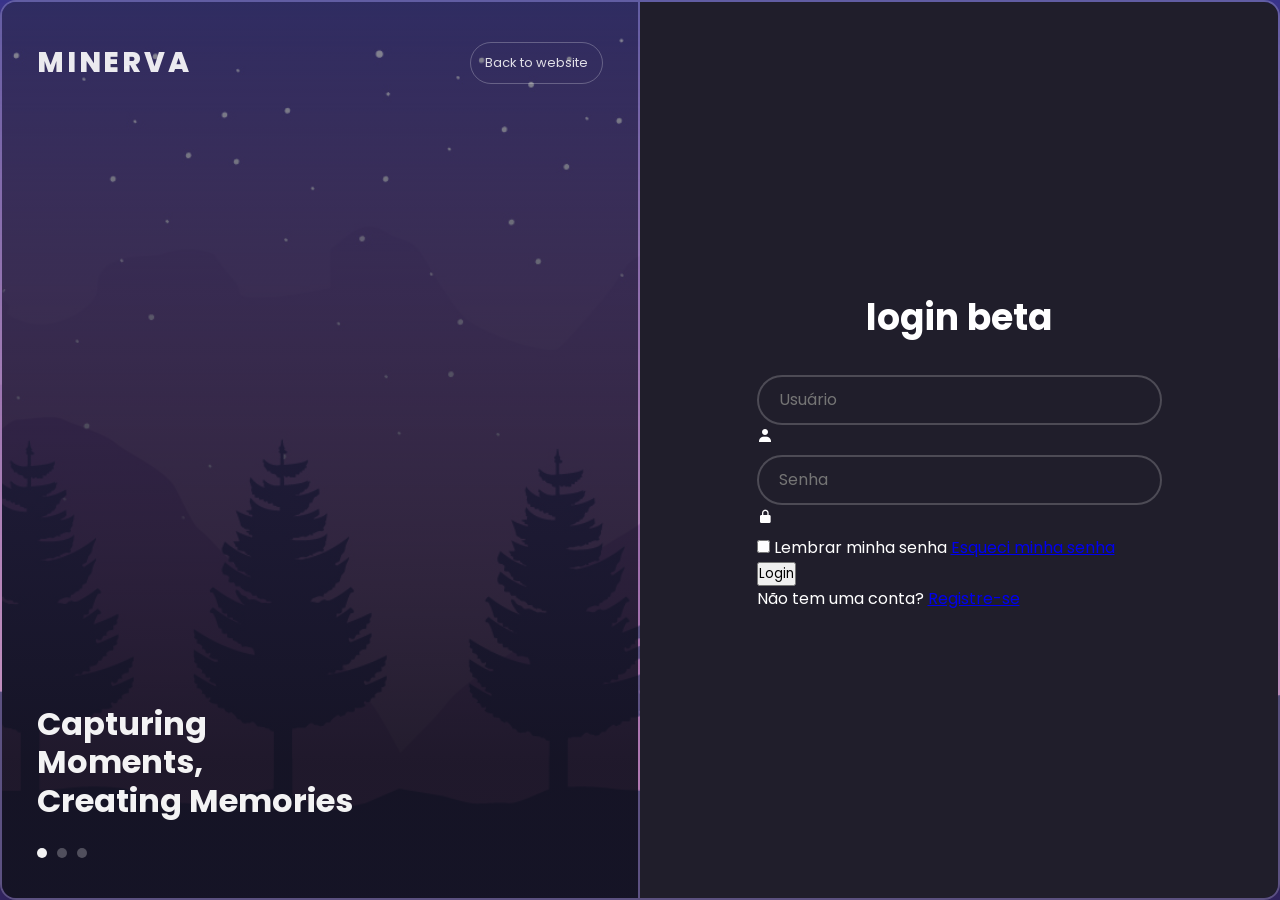
<file: tela de login/index.html>
<!DOCTYPE html>
<html lang="en">
<head>
    <meta charset="UTF-8">
    <meta name="viewport" content="width=device-width, initial-scale=1.0">
    <link href='https://unpkg.com/boxicons@2.1.4/css/boxicons.min.css' rel='stylesheet'>
    <link rel="stylesheet" href="styles.css">
    <title>login do site beta</title>
</head>
<body>
    <div class="wrapper">
        <aside class="left-container">
            <div class="left-content">
                <header class="left-header">
                    <div class="logo">MINERVA</div>
                    <a class="back-link" href="#">Back to website</a>
                </header>

                <div class="left-hero">
                    <h2>Capturing Moments,<br>Creating Memories</h2>
                    <div class="carousel-dots">
                        <span class="dot active"></span>
                        <span class="dot"></span>
                        <span class="dot"></span>
                    </div>
                </div>
            </div>
        </aside>
        <main class="container">
            <form>
                <h1>login beta</h1>
                <div class="input-box">
                    <input placeholder="Usuário" type="email">
                    <i class="bx bxs-user"></i>
                </div> 
                <div class="input-box">
                    <input placeholder="Senha" type="password">
                     <i class="bx bxs-lock-alt"></i>
                </div> 

                <div class="remember-forgot">
                    <label>
                    <input type="checkbox">
                    Lembrar minha senha
                </label>
                <a href="#">Esqueci minha senha</a>
                </div>

                <button type="submit">Login</button>

                <div class="register-link">
                    <p>Não tem uma conta? <a href="#">Registre-se</a> </p>
                </div>
            </form>

        </main>
    </div>
</body>
</html>
</file>
<file: tela de login/styles.css>
@import url('https://fonts.googleapis.com/css2?family=Poppins:ital,wght@0,100;0,200;0,300;0,400;0,500;0,600;0,700;0,800;0,900;1,100;1,200;1,300;1,400;1,500;1,600;1,700;1,800;1,900&display=swap');

* {
    margin: 0;
    padding: 0;
    box-sizing: border-box;
    font-family: "Poppins", sans-serif;
}

body {
    min-height: 100vh;
    background: url('./img/img.jpg');
    background-size: cover;
    background-position: center;
}

.wrapper {
    display: flex;
    width: 100vw;
    height: 100vh;
    border: 2px solid rgba(255, 255, 255, .2);
    border-radius: 16px;
    overflow: hidden;
    box-shadow: rgba(50, 50, 93, 0.25) 0px 50px 100px -20px, rgba(0, 0, 0, 0.3) 0px 30px 60px -30px;
}
.left-container {
    width: 50%;
    position: relative;
    background: url('./img/img.jpg') center/cover no-repeat;
    border-right: 2px solid rgba(255, 255, 255, .2);
    overflow: hidden;
}

.left-container::before {
    content: "";
    position: absolute;
    inset: 0;
    background: linear-gradient(180deg, rgba(38, 38, 64, 0.55) 0%, rgba(18, 18, 31, 0.9) 85%);
}

.left-content {
    position: relative;
    height: 100%;
    padding: 40px 35px;
    display: flex;
    flex-direction: column;
    justify-content: space-between;
}

.left-header {
    display: flex;
    justify-content: space-between;
    align-items: center;
}

.logo {
    font-size: 28px;
    font-weight: 800;
    letter-spacing: 0.1em;
    color: rgba(255, 255, 255, 0.9);
}

.back-link {
    font-size: 13px;
    color: rgba(255, 255, 255, 0.85);
    text-decoration: none;
    border: 1px solid rgba(255, 255, 255, 0.25);
    padding: 10px 14px;
    border-radius: 999px;
    transition: background 0.2s ease, transform 0.2s ease;
}

.back-link:hover {
    background: rgba(255, 255, 255, 0.1);
    transform: translateY(-1px);
}

.left-hero h2 {
    font-size: 32px;
    line-height: 1.2;
    color: rgba(255, 255, 255, 0.95);
    max-width: 320px;
}

.carousel-dots {
    display: flex;
    gap: 10px;
    margin-top: 28px;
}

.dot {
    width: 10px;
    height: 10px;
    border-radius: 50%;
    background: rgba(255, 255, 255, 0.25);
}

.dot.active {
    background: rgba(255, 255, 255, 0.95);
}

.container {
    width: 50%;
    background-color: rgba(32, 30, 43, 1);
    color: #fff;
    padding: 30px 40px;
    display: flex;
    flex-direction: column;
    justify-content: center;
    align-items: center;
}

.container h1 {
    font-size: 36px;
    text-align: center;
}

.input-box {
    position: relative;
    width: 100%;
    height: 50px;
    margin: 30px 0;
}

.input-box input {
    width: 100%;
    height: 100%;
    background-color: transparent;
    border: 2px solid rgba(255, 255, 255, .2) ;
    border-radius: 40px;
    outline: none;
    font-size: 16px;
    color: #fff;
    padding: 20px 45px 20px 20px;
}
</file>
